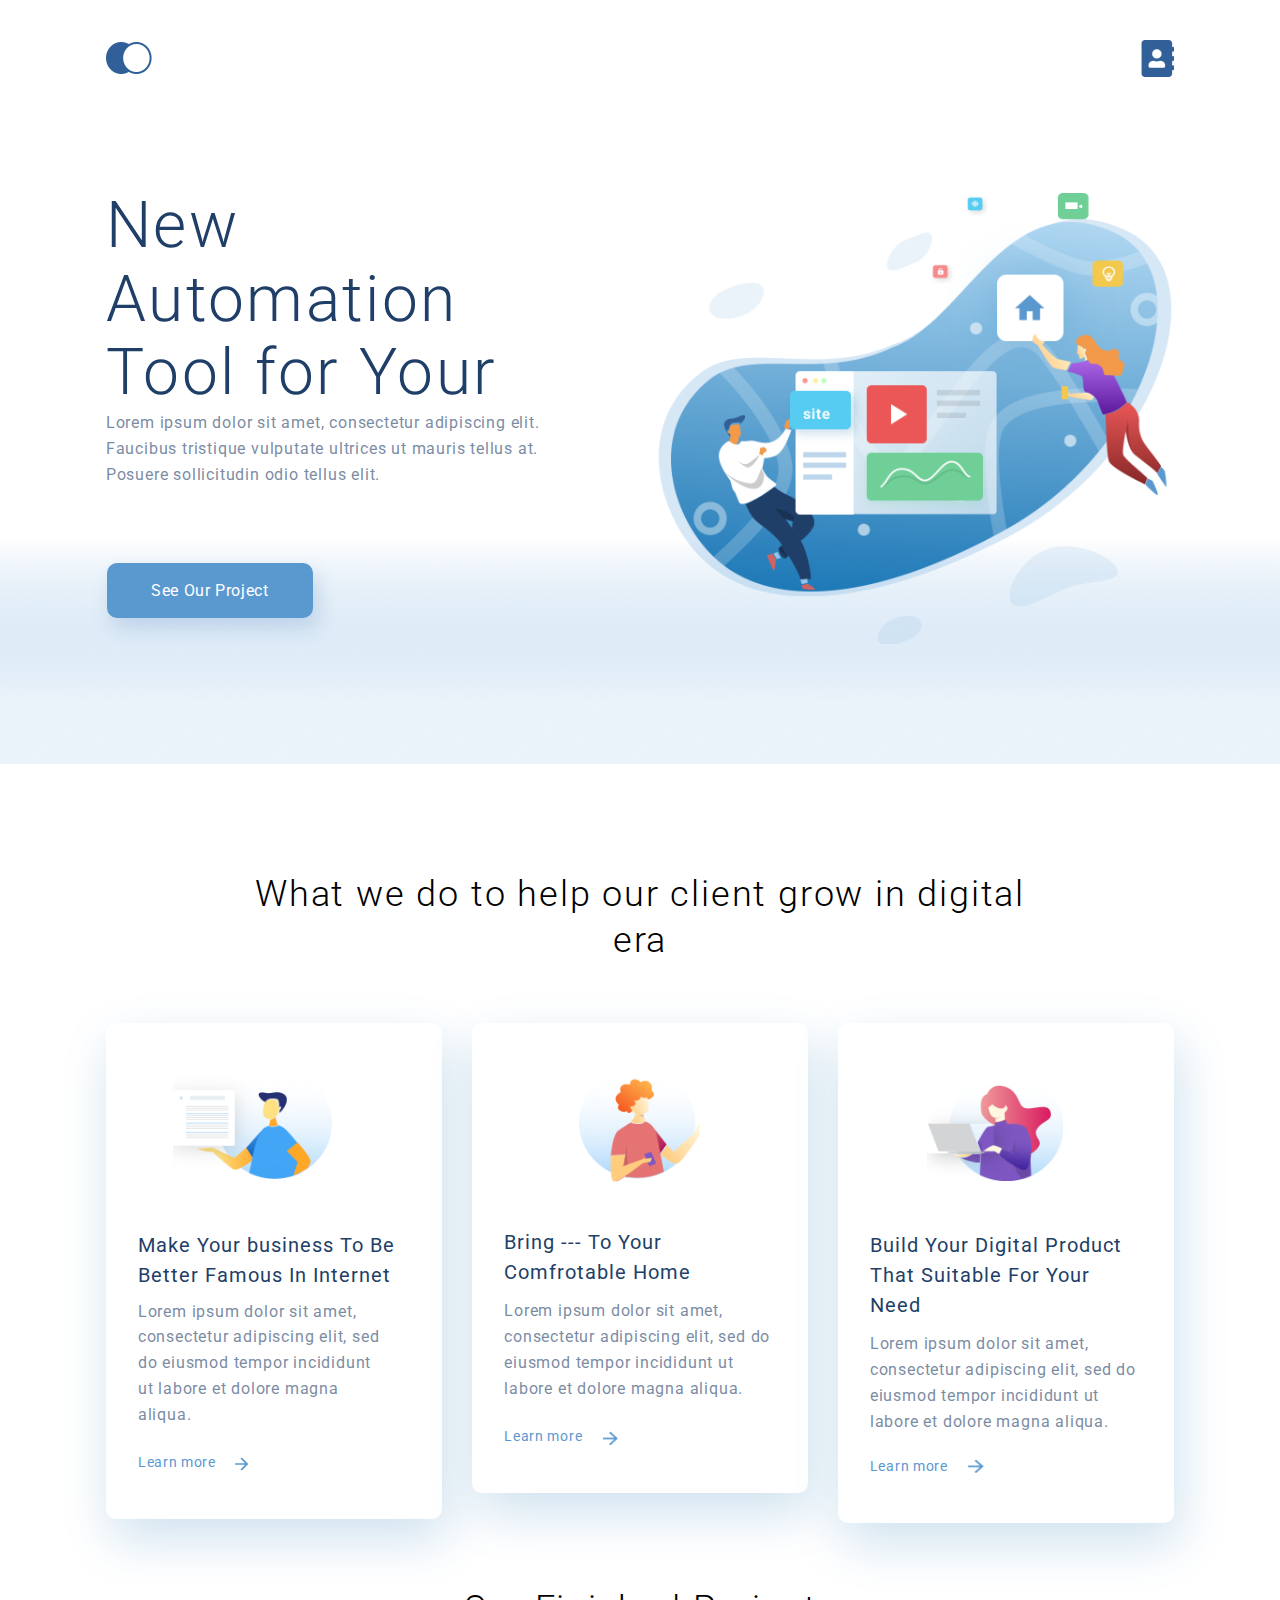
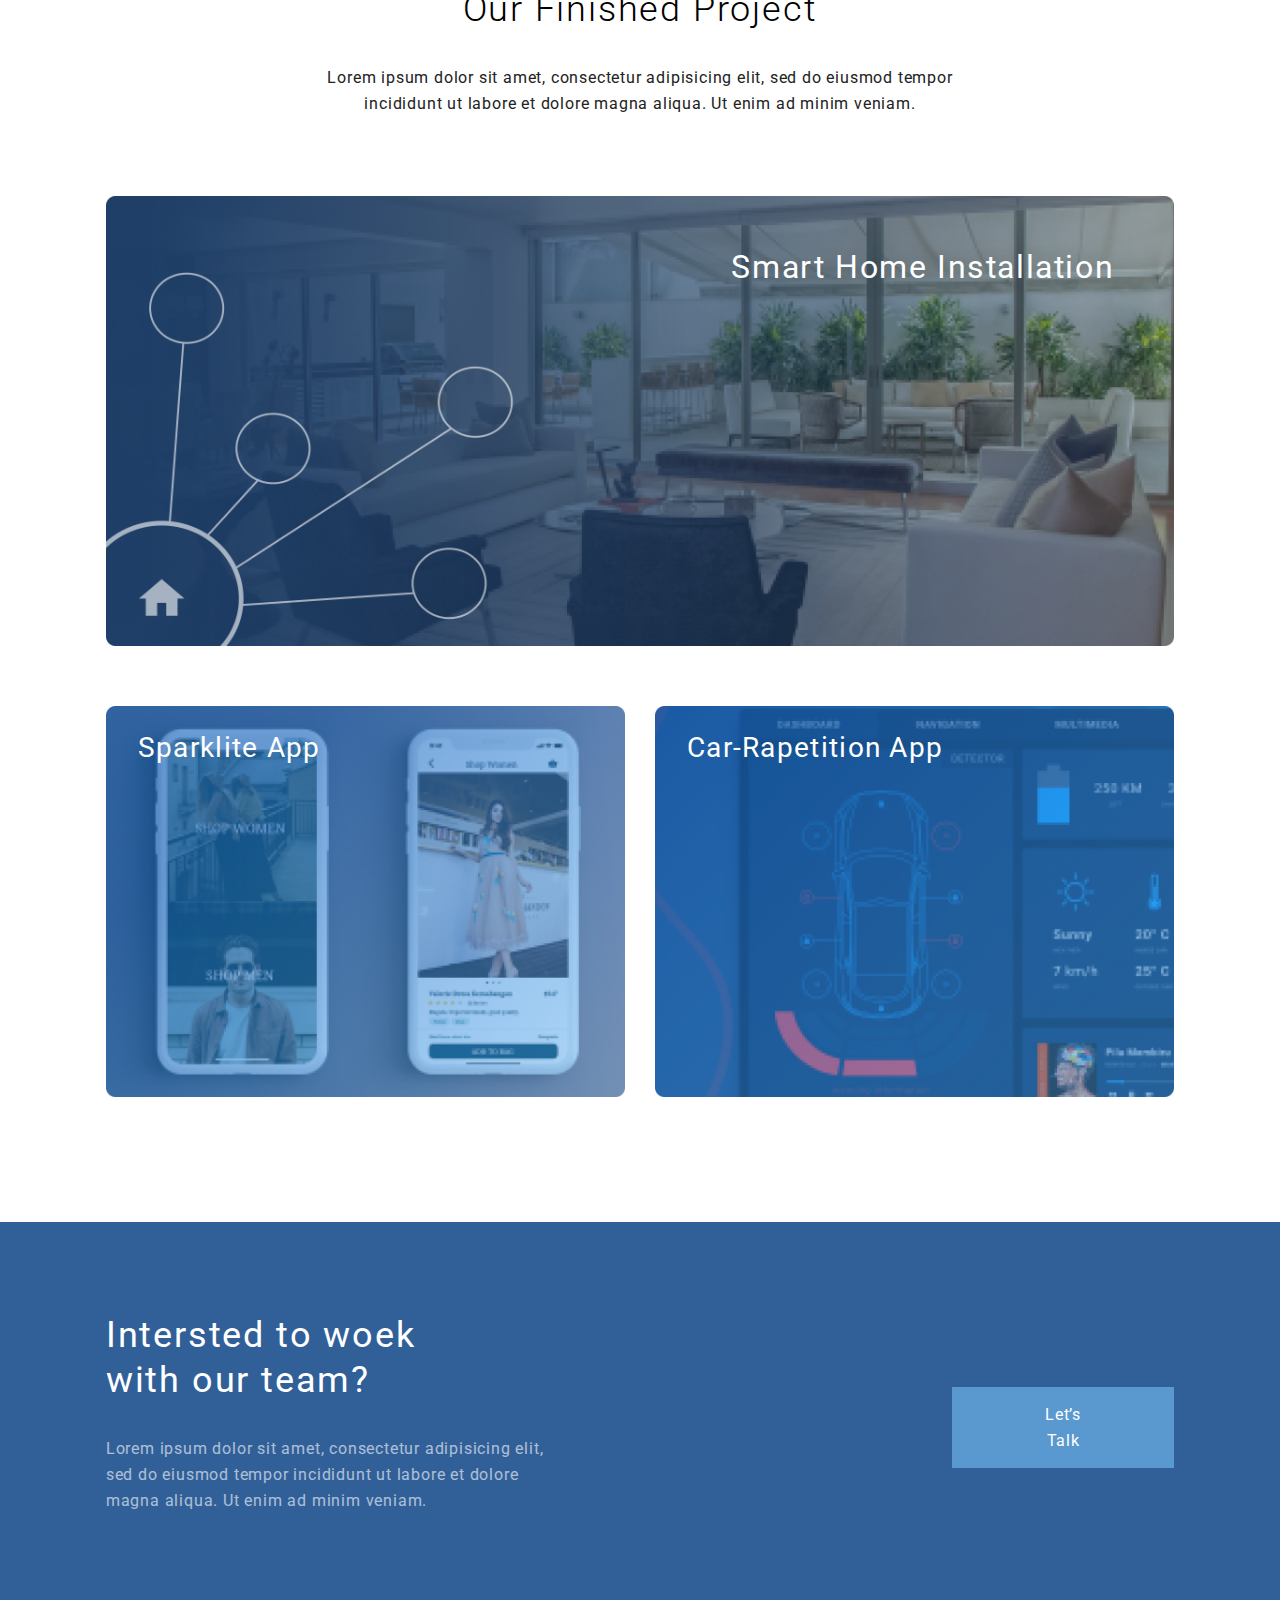
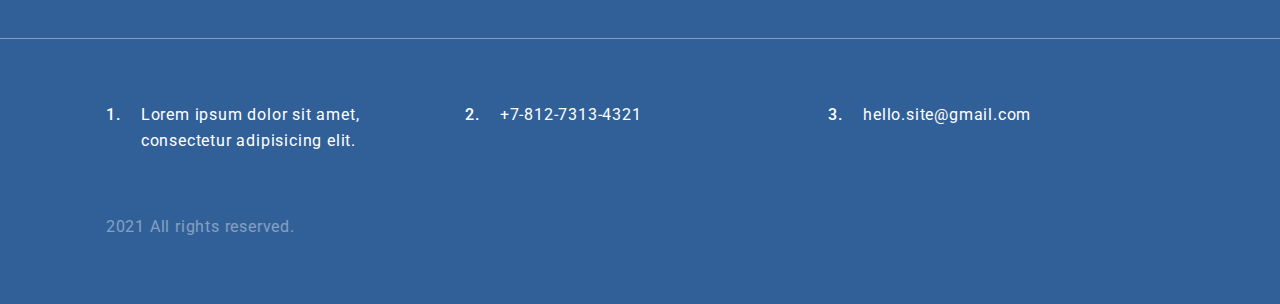
<file: Homepage.html>
<!DOCTYPE html>
<!-- saved from url=(0035)http://localhost:8080/Homepage.html -->
<html><!--  This source code is exported from pxCode, you can get more document from https://www.pxcode.io  --><head><meta http-equiv="Content-Type" content="text/html; charset=UTF-8">
    
    <meta name="viewport" content="width=device-width, initial-scale=1, shrink-to-fit=no">

    <link rel="stylesheet" type="text/css" href="./Homepage_files/font-awesome.min.css" integrity="sha384-wvfXpqpZZVQGK6TAh5PVlGOfQNHSoD2xbE+QkPxCAFlNEevoEH3Sl0sibVcOQVnN" crossorigin="anonymous">
    <link rel="stylesheet" type="text/css" href="./Homepage_files/aos.css">
    <link rel="stylesheet" type="text/css" href="./Homepage_files/common.css">
    <link rel="stylesheet" type="text/css" href="./Homepage_files/fonts.css">
    <link rel="stylesheet" type="text/css" href="./Homepage_files/Homepage.css">

    <script type="text/javascript" src="./Homepage_files/aos.js.download"></script>
    <script type="text/javascript" src="./Homepage_files/headroom.min.js.download"></script>
    <script src="./Homepage_files/v1.00.6.js.download"></script>
  </head>

  <body style="display: flex; flex-direction: column" data-aos-easing="ease" data-aos-duration="400" data-aos-delay="0">
    <main class="homepage homepage-main layout">
      <div class="homepage-main-item">
        <!-- ======= section1 ======= --> 
        <section class="homepage-section1__section1 layout">
          <div style="--src:url(assets/65d658619d9d1a755198c44de001be2f.jpg)" class="homepage-section1__block1 layout">
            <div class="homepage-section1__flex7 layout">
              <div class="homepage-section1__flex7-item">
                <div class="homepage-section1__flex14 layout">
                  <h1 class="homepage-section1__hero-title-box layout">
                    <pre class="homepage-section1__hero-title">New Automation
Tool for Your </pre>
                  </h1>
                  <px-posize x="1fr minmax(0px, max-content) 77fr" y="32fr minmax(0px, max-content) 0fr" lg-x="1fr minmax(0px, max-content) 77fr" lg-y="28fr minmax(0px, max-content) 0fr" md-x="1fr minmax(0px, max-content) 77fr" md-y="24fr minmax(0px, max-content) 0fr" sm-x="1fr minmax(0px, max-content) 77fr" sm-y="20fr minmax(0px, max-content) 0fr" xs-x="1fr minmax(0px, max-content) 77fr" xs-y="18fr minmax(0px, max-content) 0fr" xxs-x="1fr minmax(0px, max-content) 77fr" xxs-y="16fr minmax(0px, max-content) 0fr" tn-x="1fr minmax(0px, max-content) 77fr" tn-y="15fr minmax(0px, max-content) 0fr"><h5 class="homepage-section1__highlights">
                      Lorem ipsum dolor sit amet, consectetur adipiscing elit. Faucibus tristique vulputate ultrices ut
                      mauris tellus at. Posuere sollicitudin odio tellus elit.
                    </h5></px-posize>
                  <div class="homepage-section1__group layout">
                    <h5 class="homepage-section1__highlights1 layout">See Our Project</h5>
                  </div>
                </div>
              </div>
              <div class="homepage-section1__flex7-spacer"></div>
              <div class="homepage-section1__flex7-item1">
                <img src="./Homepage_files/assets/4f37515269e0fc82b4c90d3a5feb8e86.png" alt="" class="homepage-section1__block27 layout">
              </div>
            </div>
          </div>
          <px-posize x="113fr 46px 1207fr" y="34px 48px 686px" absolute="true" lg-x="113fr 46px 1207fr" lg-y="30px 48px 524px" md-x="113fr 46px 1207fr" md-y="25px 48px 349px" sm-x="113fr 46px 1207fr" sm-y="21px 48px 199px" xs-x="113fr 46px 1207fr" xs-y="19px 48px 124px" xxs-x="113fr 46px 1207fr" xxs-y="17px 48px 50px" tn-x="113fr 46px 1207fr" tn-y="15px 48px 5px"><div class="homepage-section1__icon11" style="--src:url(assets/275200e3fdf82c0b771f0851c467afb3.png)"></div></px-posize><px-posize area-style="{&quot;:before&quot;:{&quot;content&quot;:&quot;\&quot; \&quot;&quot;,&quot;display&quot;:&quot;inline-block&quot;,&quot;height&quot;:&quot;100%&quot;,&quot;verticalAlign&quot;:&quot;middle&quot;}}" x="1220fr 33px 113fr" y="39px minmax(0px, max-content) 691px" absolute="true" lg-x="1220fr 33px 113fr" lg-y="34px minmax(0px, max-content) 528px" md-x="1220fr 33px 113fr" md-y="28px minmax(0px, max-content) 352px" sm-x="1220fr 33px 113fr" sm-y="23px minmax(0px, max-content) 201px" xs-x="1220fr 33px 113fr" xs-y="21px minmax(0px, max-content) 125px" xxs-x="1220fr 33px 113fr" xxs-y="18px minmax(0px, max-content) 50px" tn-x="1220fr 33px 113fr" tn-y="17px minmax(0px, max-content) 5px"><img class="homepage-section1__block26" src="./Homepage_files/assets/c74a1e52e300f195caa2440e9d9d7707.png" alt="address-book-solid 1"></px-posize>
        </section>
        <!-- ======= End section1 ======= --> 

      </div>
      <!-- ======= section2 ======= --> 
      <section class="homepage-section2__section2 layout">
        <div class="homepage-section2__flex3 layout">
          <h1 class="homepage-section2__hero-title1 layout">What we do to help our client grow in digital era</h1>
          <div class="homepage-section2__flex9 layout">
            <div class="homepage-section2__flex9-item">
              <div class="homepage-section2__block15 layout">
                <div class="homepage-section2__flex layout">
                  <img src="./Homepage_files/assets/f3db6fbf4884ed864d4d02afdbd0f553.png" alt="" class="homepage-section2__block16 layout">
                  <h3 class="homepage-section2__subtitle-box layout">
                    <pre class="homepage-section2__subtitle">Make Your business To Be
Better Famous In Internet</pre>
                  </h3>
                  <h5 class="homepage-section2__highlights-box layout">
                    <pre class="homepage-section2__highlights">Lorem ipsum dolor sit amet, consectetur adipiscing elit, sed do eiusmod tempor incididunt ut labore et dolore magna aliqua. </pre>
                  </h5>
                  <div class="homepage-section2__flex5 layout">
                    <div class="homepage-section2__text-body layout">Learn more</div>
                    <div class="homepage-section2__flex5-spacer"></div>
                    <div class="homepage-section2__flex5-item">
                      <div style="--src:url(assets/acff4cc8b8f8f57f52a70eb06de4f6af.svg)" class="homepage-section2__image49 layout"></div>
                    </div>
                  </div>
                </div>
              </div>
            </div>
            <div class="homepage-section2__flex9-spacer"></div>
            <div class="homepage-section2__flex9-item1">
              <div class="homepage-section2__block13 layout">
                <div class="homepage-section2__flex1 layout">
                  <img src="./Homepage_files/assets/9f32951d49262030fe9f51354c8d437f.png" alt="" class="homepage-section2__block14 layout">
                  <h3 class="homepage-section2__subtitle1-box layout">
                    <pre class="homepage-section2__subtitle">Bring --- To Your 
Comfrotable Home</pre>
                  </h3>
                  <h5 class="homepage-section2__highlights1-box layout">
                    <pre class="homepage-section2__highlights">Lorem ipsum dolor sit amet, consectetur adipiscing elit, sed do eiusmod tempor incididunt ut labore et dolore magna aliqua. </pre>
                  </h5>
                  <div class="homepage-section2__flex4 layout">
                    <div class="homepage-section2__text-body layout">Learn more</div>
                    <div class="homepage-section2__flex4-spacer"></div>
                    <div class="homepage-section2__flex4-item">
                      <div style="--src:url(assets/cc9dc414f8de5e718d96c8fe25c31774.png)" class="homepage-section2__image39 layout"></div>
                    </div>
                  </div>
                </div>
              </div>
            </div>
            <div class="homepage-section2__flex9-spacer"></div>
            <div class="homepage-section2__flex9-item">
              <div class="homepage-section2__block17 layout">
                <div class="homepage-section2__flex2 layout">
                  <img src="./Homepage_files/assets/08ca630b728af68082ab8deac5ff0630.png" alt="" class="homepage-section2__block18 layout">
                  <h3 class="homepage-section2__subtitle1-box layout1">
                    <pre class="homepage-section2__subtitle">Build Your Digital Product
That Suitable For Your Need</pre>
                  </h3>
                  <h5 class="homepage-section2__highlights1-box layout">
                    <pre class="homepage-section2__highlights">Lorem ipsum dolor sit amet, consectetur adipiscing elit, sed do eiusmod tempor incididunt ut labore et dolore magna aliqua. </pre>
                  </h5>
                  <div class="homepage-section2__flex6 layout">
                    <div class="homepage-section2__text-body layout">Learn more</div>
                    <div class="homepage-section2__flex6-spacer"></div>
                    <div class="homepage-section2__flex6-item">
                      <div style="--src:url(assets/ac68a0b5249d13efb5d278dac8cc240f.png)" class="homepage-section2__image62 layout"></div>
                    </div>
                  </div>
                </div>
              </div>
            </div>
          </div>
          <h1 class="homepage-section2__hero-title1 layout1">Our Finished Project</h1>
          <h5 class="homepage-section2__highlights3 layout">
            Lorem ipsum dolor sit amet, consectetur adipisicing elit, sed do eiusmod tempor incididunt ut labore et
            dolore magna aliqua. Ut enim ad minim veniam.
          </h5>
          <div class="homepage-section2__group layout">
            <div style="--src:url(assets/d336ef250349f8a2a646bc1653eedf04.png)" class="homepage-section2__cover-block layout">
              <h1 class="homepage-section2__big-title1 layout">Smart Home Installation</h1>
            </div>
          </div>
          <div class="homepage-section2__flex10 layout">
            <div class="homepage-section2__flex10-item">
              <div style="--src:url(assets/82d85c884aaa72a5b23d9e2d0dbceeeb.png)" class="homepage-section2__group1 layout">
                <h1 class="homepage-section2__big-title layout">Sparklite App</h1>
              </div>
            </div>
            <div class="homepage-section2__flex10-spacer"></div>
            <div class="homepage-section2__flex10-item">
              <div style="--src:url(assets/66b65f28b1cb00ef95e1a918104dfa36.png)" class="homepage-section2__group2 layout">
                <h1 class="homepage-section2__big-title layout">Car-Rapetition App</h1>
              </div>
            </div>
          </div>
        </div>
      </section>
      <comment content="======= End section2 =======" break="true"></comment><!-- ======= section3 ======= --> 
      <section class="homepage-section3__section3 layout">
        <div class="homepage-section3__block24 layout">
          <div class="homepage-section3__flex11 layout">
            <div class="homepage-section3__flex12 layout">
              <div class="homepage-section3__flex12-item">
                <div class="homepage-section3__flex13 layout">
                  <h1 class="homepage-section3__hero-title2-box layout">
                    <pre class="homepage-section3__hero-title2">Intersted to woek
with our team?</pre>
                  </h1>
                  <h5 class="homepage-section3__highlights1 layout">
                    Lorem ipsum dolor sit amet, consectetur adipisicing elit, sed do eiusmod tempor incididunt ut labore
                    et dolore magna aliqua. Ut enim ad minim veniam.
                  </h5>
                </div>
              </div>
              <div class="homepage-section3__flex12-spacer"></div>
              <div class="homepage-section3__flex12-item1">
                <div class="homepage-section3__block25 layout">
                  <h5 class="homepage-section3__highlights11 layout">Let’s Talk</h5>
                </div>
              </div>
            </div>
            <hr class="homepage-section3__line4 layout">
            <div class="homepage-section3__flex14 layout">
              <div class="homepage-section3__flex14-item">
                <h5 class="homepage-section3__highlights2 layout">1.</h5>
              </div>
              <div class="homepage-section3__flex14-spacer"></div>
              <div class="homepage-section3__flex14-item1">
                <h5 class="homepage-section3__highlights12 layout">
                  Lorem ipsum dolor sit amet, consectetur adipisicing elit.
                </h5>
              </div>
              <div class="homepage-section3__flex14-spacer1"></div>
              <div class="homepage-section3__flex14-item">
                <h5 class="homepage-section3__highlights2 layout">2.</h5>
              </div>
              <div class="homepage-section3__flex14-spacer2"></div>
              <div class="homepage-section3__flex14-item">
                <h5 class="homepage-section3__highlights13 layout">+7-812-7313-4321</h5>
              </div>
              <div class="homepage-section3__flex14-spacer3"></div>
              <div class="homepage-section3__flex14-item">
                <h5 class="homepage-section3__highlights2 layout">3.</h5>
              </div>
              <div class="homepage-section3__flex14-spacer"></div>
              <div class="homepage-section3__flex14-item">
                <h5 class="homepage-section3__highlights14 layout">hello.site@gmail.com</h5>
              </div>
            </div>
            <h5 class="homepage-section3__highlights15 layout">2021 All rights reserved.</h5>
          </div>
        </div>
      </section>
      <!-- ======= End section3 ======= --> 

    </main>
    <script type="text/javascript">
      AOS.init();
    </script>
  

</body></html>
</file>
<file: Homepage_files/common.css>
@import url('https://fonts.googleapis.com/css2?family=Roboto:ital,wght@0,100;0,300;0,400;0,500;0,700;0,900;1,100;1,300;1,400;1,500;1,700;1,900&display=swap');

*,
*::before,
*::after {
    box-sizing: border-box;
}

h1, h2, h3, h4, h5, h6, hr, p, figure {
    display: block;
    font-size: 1em;
    font-weight: normal;
    margin: 0;
    border-width: 0;
    opacity: 1;
}

ul, ul {
    display: block;
    margin: 0;
    padding: 0;
}

li {
    display: block;
}

body {
    margin: 0;
    font-family: -apple-system, BlinkMacSystemFont, "Segoe UI", "Roboto", "Oxygen",
    "Ubuntu", "Cantarell", "Fira Sans", "Droid Sans", "Helvetica Neue",
    sans-serif;
    -webkit-font-smoothing: antialiased;
    -moz-osx-font-smoothing: grayscale;
}

code {
    font-family: source-code-pro, Menlo, Monaco, Consolas, "Courier New",
    monospace;
}

@media (max-width: 99999px) {
    .max\:show {
        display: flex;
        flex-direction: column;
    }

    .xxxl\:show {
        display: none;
    }

    .xxl\:show {
        display: none;
    }

    .xl\:show {
        display: none;
    }

    .lg\:show {
        display: none;
    }

    .md\:show {
        display: none;
    }

    .sm\:show {
        display: none;
    }

    .xs\:show {
        display: none;
    }

    .max\:hide {
        display: none;
    }
}

@media (max-width: 2999px) {
    .xxxl\:show {
        display: flex;
    }

    .xxxl\:hide {
        display: none;
    }
}

@media (max-width: 1919px) {
    .xxl\:show {
        display: flex;
    }

    .xxl\:hide {
        display: none;
    }
}

@media (max-width: 1399px) {
    .xl\:show {
        display: flex;
    }

    .xl\:hide {
        display: none;
    }
}

@media (max-width: 1199px) {
    .lg\:show {
        display: flex;
    }

    .lg\:hide {
        display: none;
    }
}

@media (max-width: 991px) {
    .md\:show {
        display: flex;
    }

    .md\:hide {
        display: none;
    }
}

@media (max-width: 767px) {
    .sm\:show {
        display: flex;
    }

    .sm\:hide {
        display: none;
    }
}

@media (max-width: 575px) {
    .xs\:show {
        display: flex;
    }

    .xs\:hide {
        display: none;
    }
}

.headroom {
    position: fixed;
    top: 0;
    left: 0;
    right: 0;
    z-index: 10000;

    will-change: transform;
    transition: transform 200ms linear;
}

.headroom--pinned {
    transform: translateY(0%);
}

.headroom--unpinned {
    transform: translateY(-100%);
}
</file>
<file: Homepage_files/fonts.css>
/* fonts.css */
@import url("https://fonts.googleapis.com/css2?family=Roboto:ital,wght@0,100;0,200;0,300;0,400;0,500;0,600;0,700;0,800;0,900;1,100;1,200;1,300;1,400;1,500;1,600;1,700;1,800;1,900&display=swap");
@font-face {
  font-family: "FontAwesome";
  font-weight: normal;
  font-style: normal;
  src: url("https://maxcdn.bootstrapcdn.com/font-awesome/4.3.0/fonts/fontawesome-webfont.eot?v=4.3.0");
  src: url("https://maxcdn.bootstrapcdn.com/font-awesome/4.3.0/fonts/fontawesome-webfont.eot?#iefix&v=4.3.0")
      format("embedded-opentype"),
    url("https://maxcdn.bootstrapcdn.com/font-awesome/4.3.0/fonts/fontawesome-webfont.woff2?v=4.3.0")
      format("woff2"),
    url("https://maxcdn.bootstrapcdn.com/font-awesome/4.3.0/fonts/fontawesome-webfont.woff?v=4.3.0")
      format("woff"),
    url("https://maxcdn.bootstrapcdn.com/font-awesome/4.3.0/fonts/fontawesome-webfont.ttf?v=4.3.0")
      format("truetype"),
    url("https://maxcdn.bootstrapcdn.com/font-awesome/4.3.0/fonts/fontawesome-webfont.svg?v=4.3.0#fontawesomeregular")
      format("svg");
}
</file>
<file: Homepage_files/Homepage.css>
/* This source code is exported from pxCode, you can get more document from https://www.pxcode.io */
.homepage-main {
  display: flex;
  flex-direction: column;
  background-color: white;
}
.homepage-main.layout {
  position: relative;
  overflow: hidden;
  min-height: 3373px;
}
.homepage-main-item {
  display: flex;
  flex-direction: column;
  position: relative;
}
.homepage-section1__section1 {
  display: flex;
  flex-direction: column;
}
.homepage-section1__section1.layout {
  position: relative;
  height: -webkit-min-content;
  height: -moz-min-content;
  height: min-content;
}
.homepage-section1__block1 {
  display: flex;
  flex-direction: column;
  background: var(--src) center center/contain no-repeat;
}
.homepage-section1__block1.layout {
  position: relative;
  height: -webkit-min-content;
  height: -moz-min-content;
  height: min-content;
}
.homepage-section1__flex7 {
  display: flex;
}
@media (max-width: 1199px) {
  .homepage-section1__flex7 {
    flex-wrap: wrap;
    row-gap: 16px;
  }
}
.homepage-section1__flex7.layout {
  position: relative;
  height: -webkit-min-content;
  height: -moz-min-content;
  height: min-content;
  width: 83.46%;
  margin: 94px auto;
}
@media (max-width: 1199px) {
  .homepage-section1__flex7.layout {
    width: 87.06%;
    margin: 78px auto;
  }
}
@media (max-width: 991px) {
  .homepage-section1__flex7.layout {
    width: 89.97%;
    margin: 61px auto;
  }
}
@media (max-width: 767px) {
  .homepage-section1__flex7.layout {
    width: 92.28%;
    margin: 47px auto;
  }
}
@media (max-width: 575px) {
  .homepage-section1__flex7.layout {
    width: 94.1%;
    margin: 39px auto;
  }
}
@media (max-width: 479px) {
  .homepage-section1__flex7.layout {
    width: 95.51%;
    margin: 32px auto;
  }
}
@media (max-width: 383px) {
  .homepage-section1__flex7.layout {
    width: 96.59%;
    margin: 27px auto;
  }
}
.homepage-section1__flex7-item {
  display: flex;
  flex-direction: column;
  position: relative;
  flex: 1 1 503px;
}
@media (max-width: 1199px) {
  .homepage-section1__flex7-item {
    flex: 0 0 100%;
  }
}
.homepage-section1__flex14 {
  display: flex;
  flex-direction: column;
}
.homepage-section1__flex14.layout {
  position: relative;
  height: -webkit-min-content;
  height: -moz-min-content;
  height: min-content;
  margin: 95px 0px 96px;
}
@media (max-width: 1199px) {
  .homepage-section1__flex14.layout {
    margin: 79px 0px 80px;
  }
}
@media (max-width: 991px) {
  .homepage-section1__flex14.layout {
    margin: 62px 0px;
  }
}
@media (max-width: 767px) {
  .homepage-section1__flex14.layout {
    margin: 47px 0px;
  }
}
@media (max-width: 575px) {
  .homepage-section1__flex14.layout {
    margin: 39px 0px 40px;
  }
}
@media (max-width: 479px) {
  .homepage-section1__flex14.layout {
    margin: 32px 0px;
  }
}
@media (max-width: 383px) {
  .homepage-section1__flex14.layout {
    margin: 27px 0px;
  }
}
@media (max-width: 1199px) {
  .homepage-section1__hero-title-box {
    align-items: flex-start;
    justify-content: flex-start;
  }
}
@media (max-width: 991px) {
  .homepage-section1__hero-title-box {
    align-items: flex-start;
    justify-content: flex-start;
  }
}
@media (max-width: 767px) {
  .homepage-section1__hero-title-box {
    align-items: flex-start;
    justify-content: flex-start;
  }
}
@media (max-width: 575px) {
  .homepage-section1__hero-title-box {
    align-items: flex-start;
    justify-content: flex-start;
  }
}
@media (max-width: 479px) {
  .homepage-section1__hero-title-box {
    align-items: flex-start;
    justify-content: flex-start;
  }
}
@media (max-width: 383px) {
  .homepage-section1__hero-title-box {
    align-items: flex-start;
    justify-content: flex-start;
  }
}
.homepage-section1__hero-title-box.layout {
  position: relative;
  height: -webkit-min-content;
  height: -moz-min-content;
  height: min-content;
}
.homepage-section1__hero-title {
  overflow: visible;
  margin-top: 0px;
  margin-bottom: 0px;
  margin: 0px;
  font: 300 64px/1.15 "Roboto", Helvetica, Arial, serif;
  color: #1f3f68;
  letter-spacing: 2.36px;
  white-space: pre-wrap;
}
@media (max-width: 1199px) {
  .homepage-section1__hero-title {
    font-size: 56px;
    text-align: left;
  }
}
@media (max-width: 991px) {
  .homepage-section1__hero-title {
    font-size: 48px;
  }
}
@media (max-width: 767px) {
  .homepage-section1__hero-title {
    font-size: 41px;
  }
}
@media (max-width: 575px) {
  .homepage-section1__hero-title {
    font-size: 37px;
  }
}
@media (max-width: 479px) {
  .homepage-section1__hero-title {
    font-size: 34px;
  }
}
@media (max-width: 383px) {
  .homepage-section1__hero-title {
    font-size: 31px;
  }
}
.homepage-section1__highlights {
  font: 16px/1.62 "Roboto", Helvetica, Arial, serif;
  color: #1f3f68;
  letter-spacing: 0.8px;
  width: 100%;
  height: 100%;
  opacity: 0.6;
}
@media (max-width: 1199px) {
  .homepage-section1__highlights {
    font-size: 15px;
    text-align: left;
  }
}
@media (max-width: 991px) {
  .homepage-section1__highlights {
    font-size: 14px;
  }
}
@media (max-width: 767px) {
  .homepage-section1__highlights {
    font-size: 13px;
  }
}
@media (max-width: 479px) {
  .homepage-section1__highlights {
    font-size: 12px;
  }
}
.homepage-section1__group {
  display: flex;
  flex-direction: column;
  background-color: #5a98d0;
  box-shadow: 5px 10px 20px 0px rgba(53, 110, 173, 0.2);
  border-radius: 10px 10px 10px 10px;
}
.homepage-section1__group.layout {
  position: relative;
  height: -webkit-min-content;
  height: -moz-min-content;
  height: min-content;
  width: 43.74%;
  margin: 75px 56.06% 0px 0.2%;
}
@media (max-width: 1199px) {
  .homepage-section1__group.layout {
    margin: 64px 56.06% 0px 0.2%;
  }
}
@media (max-width: 991px) {
  .homepage-section1__group.layout {
    margin: 52px 56.06% 0px 0.2%;
  }
}
@media (max-width: 767px) {
  .homepage-section1__group.layout {
    margin: 42px 56.06% 0px 0.2%;
  }
}
@media (max-width: 575px) {
  .homepage-section1__group.layout {
    margin: 36px 56.06% 0px 0.2%;
  }
}
@media (max-width: 479px) {
  .homepage-section1__group.layout {
    margin: 31px 56.06% 0px 0.2%;
  }
}
@media (max-width: 383px) {
  .homepage-section1__group.layout {
    margin: 28px 56.06% 0px 0.2%;
  }
}
.homepage-section1__highlights1 {
  display: flex;
  justify-content: center;
  font: 16px/1.62 "Roboto", Helvetica, Arial, serif;
  color: white;
  text-align: center;
  letter-spacing: 0.64px;
}
@media (max-width: 1199px) {
  .homepage-section1__highlights1 {
    font-size: 15px;
    text-align: center;
  }
}
@media (max-width: 991px) {
  .homepage-section1__highlights1 {
    font-size: 14px;
  }
}
@media (max-width: 767px) {
  .homepage-section1__highlights1 {
    font-size: 13px;
  }
}
@media (max-width: 479px) {
  .homepage-section1__highlights1 {
    font-size: 12px;
  }
}
.homepage-section1__highlights1.layout {
  position: relative;
  height: -webkit-min-content;
  height: -moz-min-content;
  height: min-content;
  margin: 15px 0px;
}
@media (max-width: 1199px) {
  .homepage-section1__highlights1.layout {
    margin: 13px 0px;
  }
}
@media (max-width: 991px) {
  .homepage-section1__highlights1.layout {
    margin: 11px 0px;
  }
}
@media (max-width: 767px) {
  .homepage-section1__highlights1.layout {
    margin: 9px 0px;
  }
}
@media (max-width: 479px) {
  .homepage-section1__highlights1.layout {
    margin: 8px 0px;
  }
}
@media (max-width: 383px) {
  .homepage-section1__highlights1.layout {
    margin: 7px 0px;
  }
}
.homepage-section1__flex7-spacer {
  flex: 0 1 83px;
}
@media (max-width: 1199px) {
  .homepage-section1__flex7-spacer {
    display: none;
  }
}
.homepage-section1__flex7-item1 {
  display: flex;
  flex-direction: column;
  position: relative;
  flex: 1 1 554px;
}
@media (max-width: 1199px) {
  .homepage-section1__flex7-item1 {
    flex: 0 0 100%;
  }
}
.homepage-section1__block27 {
  width: 100%;
  height: auto;
  vertical-align: top;
  -o-object-fit: contain;
  object-fit: contain;
  -o-object-position: center top;
  object-position: center top;
}
.homepage-section1__block27.layout {
  position: relative;
  margin: 99px 0px 0px;
}
@media (max-width: 1199px) {
  .homepage-section1__block27.layout {
    margin: 82px 0px 0px;
  }
}
@media (max-width: 991px) {
  .homepage-section1__block27.layout {
    margin: 64px 0px 0px;
  }
}
@media (max-width: 767px) {
  .homepage-section1__block27.layout {
    margin: 48px 0px 0px;
  }
}
@media (max-width: 575px) {
  .homepage-section1__block27.layout {
    margin: 40px 0px 0px;
  }
}
@media (max-width: 479px) {
  .homepage-section1__block27.layout {
    margin: 32px 0px 0px;
  }
}
@media (max-width: 383px) {
  .homepage-section1__block27.layout {
    margin: 27px 0px 0px;
  }
}
.homepage-section1__icon11 {
  background: var(--src) center center/contain no-repeat;
  width: 100%;
  height: 100%;
}
.homepage-section1__block26 {
  width: 100%;
  height: auto;
  vertical-align: top;
  -o-object-fit: contain;
  object-fit: contain;
  -o-object-position: center top;
  object-position: center top;
}
.homepage-section2__section2 {
  display: flex;
  flex-direction: column;
}
.homepage-section2__section2.layout {
  position: relative;
  height: -webkit-min-content;
  height: -moz-min-content;
  height: min-content;
}
.homepage-section2__flex3 {
  display: flex;
  flex-direction: column;
}
.homepage-section2__flex3.layout {
  position: relative;
  height: -webkit-min-content;
  height: -moz-min-content;
  height: min-content;
  width: 83.46%;
  margin: 64px auto;
}
@media (max-width: 1199px) {
  .homepage-section2__flex3.layout {
    width: 87.06%;
    margin: 55px auto;
  }
}
@media (max-width: 991px) {
  .homepage-section2__flex3.layout {
    width: 89.97%;
    margin: 45px auto;
  }
}
@media (max-width: 767px) {
  .homepage-section2__flex3.layout {
    width: 92.28%;
    margin: 37px auto;
  }
}
@media (max-width: 575px) {
  .homepage-section2__flex3.layout {
    width: 94.1%;
    margin: 32px auto;
  }
}
@media (max-width: 479px) {
  .homepage-section2__flex3.layout {
    width: 95.51%;
    margin: 28px auto;
  }
}
@media (max-width: 383px) {
  .homepage-section2__flex3.layout {
    width: 96.59%;
    margin: 25px auto;
  }
}
.homepage-section2__hero-title1 {
  display: flex;
  justify-content: center;
  font: 300 36px/1.27 "Roboto", Helvetica, Arial, serif;
  color: black;
  text-align: center;
  letter-spacing: 1.8px;
}
@media (max-width: 1199px) {
  .homepage-section2__hero-title1 {
    font-size: 32px;
    text-align: center;
  }
}
@media (max-width: 991px) {
  .homepage-section2__hero-title1 {
    font-size: 29px;
  }
}
@media (max-width: 767px) {
  .homepage-section2__hero-title1 {
    font-size: 25px;
  }
}
@media (max-width: 575px) {
  .homepage-section2__hero-title1 {
    font-size: 24px;
  }
}
@media (max-width: 479px) {
  .homepage-section2__hero-title1 {
    font-size: 22px;
  }
}
@media (max-width: 383px) {
  .homepage-section2__hero-title1 {
    font-size: 21px;
  }
}
.homepage-section2__hero-title1.layout {
  position: relative;
  height: -webkit-min-content;
  height: -moz-min-content;
  height: min-content;
  width: 73.68%;
  margin: 0px auto;
}
.homepage-section2__flex9 {
  display: flex;
}
@media (max-width: 1199px) {
  .homepage-section2__flex9 {
    flex-wrap: wrap;
    row-gap: 16px;
  }
}
.homepage-section2__flex9.layout {
  position: relative;
  height: -webkit-min-content;
  height: -moz-min-content;
  height: min-content;
  margin: 59px 0px 0px;
}
@media (max-width: 1199px) {
  .homepage-section2__flex9.layout {
    margin: 50px 0px 0px;
  }
}
@media (max-width: 991px) {
  .homepage-section2__flex9.layout {
    margin: 41px 0px 0px;
  }
}
@media (max-width: 767px) {
  .homepage-section2__flex9.layout {
    margin: 33px 0px 0px;
  }
}
@media (max-width: 575px) {
  .homepage-section2__flex9.layout {
    margin: 29px 0px 0px;
  }
}
@media (max-width: 479px) {
  .homepage-section2__flex9.layout {
    margin: 26px 0px 0px;
  }
}
@media (max-width: 383px) {
  .homepage-section2__flex9.layout {
    margin: 23px 0px 0px;
  }
}
.homepage-section2__flex9-item {
  display: flex;
  flex-direction: column;
  position: relative;
  flex: 1 1 359px;
}
@media (max-width: 1199px) {
  .homepage-section2__flex9-item {
    flex: 0 0 100%;
  }
}
.homepage-section2__block15 {
  display: flex;
  flex-direction: column;
  background-color: white;
  box-shadow: 5px 20px 50px 0px rgba(16, 112, 177, 0.2);
  border-radius: 10px 10px 10px 10px;
}
.homepage-section2__block15.layout {
  position: relative;
  height: -webkit-min-content;
  height: -moz-min-content;
  height: min-content;
}
.homepage-section2__flex {
  display: flex;
  flex-direction: column;
}
.homepage-section2__flex.layout {
  position: relative;
  height: -webkit-min-content;
  height: -moz-min-content;
  height: min-content;
  margin: 41px 32px;
}
@media (max-width: 1199px) {
  .homepage-section2__flex.layout {
    margin: 35px 28px;
  }
}
@media (max-width: 991px) {
  .homepage-section2__flex.layout {
    margin: 29px 24px;
  }
}
@media (max-width: 767px) {
  .homepage-section2__flex.layout {
    margin: 24px 20px;
  }
}
@media (max-width: 575px) {
  .homepage-section2__flex.layout {
    margin: 21px 18px;
  }
}
@media (max-width: 479px) {
  .homepage-section2__flex.layout {
    margin: 19px 16px;
  }
}
@media (max-width: 383px) {
  .homepage-section2__flex.layout {
    margin: 17px 15px;
  }
}
.homepage-section2__block16 {
  width: 100%;
  height: auto;
  vertical-align: top;
  -o-object-fit: contain;
  object-fit: contain;
  -o-object-position: center top;
  object-position: center top;
}
.homepage-section2__block16.layout {
  position: relative;
  width: 58.31%;
  margin: 3px 28.81% 0px 12.88%;
}
@media (max-width: 1199px) {
  .homepage-section2__block16.layout {
    margin: 5px 28.81% 0px 12.88%;
  }
}
@media (max-width: 1199px) {
  .homepage-section2__subtitle-box {
    align-items: flex-start;
    justify-content: flex-start;
  }
}
@media (max-width: 991px) {
  .homepage-section2__subtitle-box {
    align-items: flex-start;
    justify-content: flex-start;
  }
}
@media (max-width: 767px) {
  .homepage-section2__subtitle-box {
    align-items: flex-start;
    justify-content: flex-start;
  }
}
@media (max-width: 479px) {
  .homepage-section2__subtitle-box {
    align-items: flex-start;
    justify-content: flex-start;
  }
}
.homepage-section2__subtitle-box.layout {
  position: relative;
  height: -webkit-min-content;
  height: -moz-min-content;
  height: min-content;
  margin: 51px 12px 0px 0px;
}
@media (max-width: 1199px) {
  .homepage-section2__subtitle-box.layout {
    margin: 43px 11px 0px 0px;
  }
}
@media (max-width: 991px) {
  .homepage-section2__subtitle-box.layout {
    margin: 35px 9px 0px 0px;
  }
}
@media (max-width: 767px) {
  .homepage-section2__subtitle-box.layout {
    margin: 28px 8px 0px 0px;
  }
}
@media (max-width: 575px) {
  .homepage-section2__subtitle-box.layout {
    margin: 25px 7px 0px 0px;
  }
}
@media (max-width: 479px) {
  .homepage-section2__subtitle-box.layout {
    margin: 21px 6px 0px 0px;
  }
}
@media (max-width: 383px) {
  .homepage-section2__subtitle-box.layout {
    margin: 19px 6px 0px 0px;
  }
}
.homepage-section2__subtitle {
  overflow: visible;
  margin-top: 0px;
  margin-bottom: 0px;
  margin: 0px;
  font: 20px/1.5 "Roboto", Helvetica, Arial, serif;
  color: #1f3f68;
  letter-spacing: 1px;
  white-space: pre-wrap;
}
@media (max-width: 1199px) {
  .homepage-section2__subtitle {
    font-size: 19px;
    text-align: left;
  }
}
@media (max-width: 991px) {
  .homepage-section2__subtitle {
    font-size: 18px;
  }
}
@media (max-width: 767px) {
  .homepage-section2__subtitle {
    font-size: 17px;
  }
}
@media (max-width: 479px) {
  .homepage-section2__subtitle {
    font-size: 16px;
  }
}
.homepage-section2__highlights-box {
  opacity: 0.6;
}
@media (max-width: 1199px) {
  .homepage-section2__highlights-box {
    align-items: flex-start;
    justify-content: flex-start;
  }
}
@media (max-width: 991px) {
  .homepage-section2__highlights-box {
    align-items: flex-start;
    justify-content: flex-start;
  }
}
@media (max-width: 767px) {
  .homepage-section2__highlights-box {
    align-items: flex-start;
    justify-content: flex-start;
  }
}
@media (max-width: 479px) {
  .homepage-section2__highlights-box {
    align-items: flex-start;
    justify-content: flex-start;
  }
}
.homepage-section2__highlights-box.layout {
  position: relative;
  height: -webkit-min-content;
  height: -moz-min-content;
  height: min-content;
  margin: 9px 27px 0px 0px;
}
@media (max-width: 1199px) {
  .homepage-section2__highlights-box.layout {
    margin: 8px 24px 0px 0px;
  }
}
@media (max-width: 991px) {
  .homepage-section2__highlights-box.layout {
    margin: 7px 20px 0px 0px;
  }
}
@media (max-width: 767px) {
  .homepage-section2__highlights-box.layout {
    margin: 6px 17px 0px 0px;
  }
}
@media (max-width: 575px) {
  .homepage-section2__highlights-box.layout {
    margin: 5px 15px 0px 0px;
  }
}
@media (max-width: 479px) {
  .homepage-section2__highlights-box.layout {
    margin: 5px 14px 0px 0px;
  }
}
@media (max-width: 383px) {
  .homepage-section2__highlights-box.layout {
    margin: 5px 13px 0px 0px;
  }
}
.homepage-section2__highlights {
  overflow: visible;
  margin-top: 0px;
  margin-bottom: 0px;
  margin: 0px;
  font: 16px/1.62 "Roboto", Helvetica, Arial, serif;
  color: #1f3f68;
  letter-spacing: 0.8px;
  white-space: pre-wrap;
}
@media (max-width: 1199px) {
  .homepage-section2__highlights {
    font-size: 15px;
    text-align: left;
  }
}
@media (max-width: 991px) {
  .homepage-section2__highlights {
    font-size: 14px;
  }
}
@media (max-width: 767px) {
  .homepage-section2__highlights {
    font-size: 13px;
  }
}
@media (max-width: 479px) {
  .homepage-section2__highlights {
    font-size: 12px;
  }
}
.homepage-section2__flex5 {
  display: flex;
}
.homepage-section2__flex5.layout {
  position: relative;
  height: -webkit-min-content;
  height: -moz-min-content;
  height: min-content;
  margin: 20px 0px 0px;
}
@media (max-width: 1199px) {
  .homepage-section2__flex5.layout {
    margin: 18px 0px 0px;
  }
}
@media (max-width: 991px) {
  .homepage-section2__flex5.layout {
    margin: 15px 0px 0px;
  }
}
@media (max-width: 767px) {
  .homepage-section2__flex5.layout {
    margin: 13px 0px 0px;
  }
}
@media (max-width: 575px) {
  .homepage-section2__flex5.layout {
    margin: 11px 0px 0px;
  }
}
@media (max-width: 479px) {
  .homepage-section2__flex5.layout {
    margin: 10px 0px 0px;
  }
}
.homepage-section2__text-body {
  font: 14px/2.14 "Roboto", Helvetica, Arial, serif;
  color: #5a98d0;
  letter-spacing: 0.7px;
}
@media (max-width: 991px) {
  .homepage-section2__text-body {
    font-size: 13px;
    text-align: left;
  }
}
@media (max-width: 575px) {
  .homepage-section2__text-body {
    font-size: 12px;
  }
}
.homepage-section2__text-body.layout {
  position: relative;
  flex: 0 0 auto;
  height: -webkit-min-content;
  height: -moz-min-content;
  height: min-content;
}
.homepage-section2__flex5-spacer {
  flex: 0 1 19px;
}
.homepage-section2__flex5-item {
  display: flex;
  flex-direction: column;
  position: relative;
  flex: 0 1 15px;
}
.homepage-section2__image49 {
  background: var(--src) center center/contain no-repeat;
}
.homepage-section2__image49.layout {
  position: relative;
  height: 14px;
  width: 15px;
  min-width: 15px;
  margin: 9px 0px 7px;
}
@media (max-width: 1199px) {
  .homepage-section2__image49.layout {
    margin: 8px 0px 6px;
  }
}
@media (max-width: 991px) {
  .homepage-section2__image49.layout {
    margin: 7px 0px 5px;
  }
}
@media (max-width: 767px) {
  .homepage-section2__image49.layout {
    margin: 6px 0px 5px;
  }
}
@media (max-width: 575px) {
  .homepage-section2__image49.layout {
    margin: 5px 0px;
  }
}
.homepage-section2__flex9-spacer {
  flex: 0 1 32px;
}
@media (max-width: 1199px) {
  .homepage-section2__flex9-spacer {
    display: none;
  }
}
.homepage-section2__flex9-item1 {
  display: flex;
  flex-direction: column;
  position: relative;
  flex: 1 1 358px;
}
@media (max-width: 1199px) {
  .homepage-section2__flex9-item1 {
    flex: 0 0 100%;
  }
}
.homepage-section2__block13 {
  display: flex;
  flex-direction: column;
  background-color: white;
  box-shadow: 5px 20px 50px 0px rgba(16, 112, 177, 0.2);
  border-radius: 10px 10px 10px 10px;
}
.homepage-section2__block13.layout {
  position: relative;
  height: -webkit-min-content;
  height: -moz-min-content;
  height: min-content;
}
.homepage-section2__flex1 {
  display: flex;
  flex-direction: column;
}
.homepage-section2__flex1.layout {
  position: relative;
  height: -webkit-min-content;
  height: -moz-min-content;
  height: min-content;
  margin: 41px 32px;
}
@media (max-width: 1199px) {
  .homepage-section2__flex1.layout {
    margin: 35px 28px;
  }
}
@media (max-width: 991px) {
  .homepage-section2__flex1.layout {
    margin: 29px 24px;
  }
}
@media (max-width: 767px) {
  .homepage-section2__flex1.layout {
    margin: 24px 20px;
  }
}
@media (max-width: 575px) {
  .homepage-section2__flex1.layout {
    margin: 21px 18px;
  }
}
@media (max-width: 479px) {
  .homepage-section2__flex1.layout {
    margin: 19px 16px;
  }
}
@media (max-width: 383px) {
  .homepage-section2__flex1.layout {
    margin: 17px 15px;
  }
}
.homepage-section2__block14 {
  width: 100%;
  height: auto;
  vertical-align: top;
  -o-object-fit: contain;
  object-fit: contain;
  -o-object-position: center top;
  object-position: center top;
}
.homepage-section2__block14.layout {
  position: relative;
  width: 44.9%;
  margin: 3px auto 0px;
}
@media (max-width: 1199px) {
  .homepage-section2__block14.layout {
    margin: 5px auto 0px;
  }
}
@media (max-width: 1199px) {
  .homepage-section2__subtitle1-box {
    align-items: flex-start;
    justify-content: flex-start;
  }
}
@media (max-width: 991px) {
  .homepage-section2__subtitle1-box {
    align-items: flex-start;
    justify-content: flex-start;
  }
}
@media (max-width: 767px) {
  .homepage-section2__subtitle1-box {
    align-items: flex-start;
    justify-content: flex-start;
  }
}
@media (max-width: 479px) {
  .homepage-section2__subtitle1-box {
    align-items: flex-start;
    justify-content: flex-start;
  }
}
.homepage-section2__subtitle1-box.layout {
  position: relative;
  height: -webkit-min-content;
  height: -moz-min-content;
  height: min-content;
  margin: 45px 0px 0px;
}
@media (max-width: 1199px) {
  .homepage-section2__subtitle1-box.layout {
    margin: 39px 0px 0px;
  }
}
@media (max-width: 991px) {
  .homepage-section2__subtitle1-box.layout {
    margin: 32px 0px 0px;
  }
}
@media (max-width: 767px) {
  .homepage-section2__subtitle1-box.layout {
    margin: 26px 0px 0px;
  }
}
@media (max-width: 575px) {
  .homepage-section2__subtitle1-box.layout {
    margin: 23px 0px 0px;
  }
}
@media (max-width: 479px) {
  .homepage-section2__subtitle1-box.layout {
    margin: 20px 0px 0px;
  }
}
@media (max-width: 383px) {
  .homepage-section2__subtitle1-box.layout {
    margin: 18px 0px 0px;
  }
}
.homepage-section2__highlights1-box {
  opacity: 0.6;
}
@media (max-width: 1199px) {
  .homepage-section2__highlights1-box {
    align-items: flex-start;
    justify-content: flex-start;
  }
}
@media (max-width: 991px) {
  .homepage-section2__highlights1-box {
    align-items: flex-start;
    justify-content: flex-start;
  }
}
@media (max-width: 767px) {
  .homepage-section2__highlights1-box {
    align-items: flex-start;
    justify-content: flex-start;
  }
}
@media (max-width: 479px) {
  .homepage-section2__highlights1-box {
    align-items: flex-start;
    justify-content: flex-start;
  }
}
.homepage-section2__highlights1-box.layout {
  position: relative;
  height: -webkit-min-content;
  height: -moz-min-content;
  height: min-content;
  margin: 11px 0px 0px;
}
@media (max-width: 1199px) {
  .homepage-section2__highlights1-box.layout {
    margin: 10px 0px 0px;
  }
}
@media (max-width: 991px) {
  .homepage-section2__highlights1-box.layout {
    margin: 8px 0px 0px;
  }
}
@media (max-width: 767px) {
  .homepage-section2__highlights1-box.layout {
    margin: 7px 0px 0px;
  }
}
@media (max-width: 575px) {
  .homepage-section2__highlights1-box.layout {
    margin: 6px 0px 0px;
  }
}
@media (max-width: 383px) {
  .homepage-section2__highlights1-box.layout {
    margin: 5px 0px 0px;
  }
}
.homepage-section2__flex4 {
  display: flex;
}
.homepage-section2__flex4.layout {
  position: relative;
  height: -webkit-min-content;
  height: -moz-min-content;
  height: min-content;
  margin: 20px 0px 0px;
}
@media (max-width: 1199px) {
  .homepage-section2__flex4.layout {
    margin: 18px 0px 0px;
  }
}
@media (max-width: 991px) {
  .homepage-section2__flex4.layout {
    margin: 15px 0px 0px;
  }
}
@media (max-width: 767px) {
  .homepage-section2__flex4.layout {
    margin: 13px 0px 0px;
  }
}
@media (max-width: 575px) {
  .homepage-section2__flex4.layout {
    margin: 11px 0px 0px;
  }
}
@media (max-width: 479px) {
  .homepage-section2__flex4.layout {
    margin: 10px 0px 0px;
  }
}
.homepage-section2__flex4-spacer {
  flex: 0 1 20px;
}
.homepage-section2__flex4-item {
  display: flex;
  flex-direction: column;
  position: relative;
  flex: 0 1 16px;
}
.homepage-section2__image39 {
  background: var(--src) center center/contain no-repeat;
}
.homepage-section2__image39.layout {
  position: relative;
  height: 14px;
  width: 16px;
  min-width: 16px;
  margin: 9px 0px 7px;
}
@media (max-width: 1199px) {
  .homepage-section2__image39.layout {
    margin: 8px 0px 6px;
  }
}
@media (max-width: 991px) {
  .homepage-section2__image39.layout {
    margin: 7px 0px 5px;
  }
}
@media (max-width: 767px) {
  .homepage-section2__image39.layout {
    margin: 6px 0px 5px;
  }
}
@media (max-width: 575px) {
  .homepage-section2__image39.layout {
    margin: 5px 0px;
  }
}
.homepage-section2__block17 {
  display: flex;
  flex-direction: column;
  background-color: white;
  box-shadow: 5px 20px 50px 0px rgba(16, 112, 177, 0.2);
  border-radius: 10px 10px 10px 10px;
}
.homepage-section2__block17.layout {
  position: relative;
  height: -webkit-min-content;
  height: -moz-min-content;
  height: min-content;
}
.homepage-section2__flex2 {
  display: flex;
  flex-direction: column;
}
.homepage-section2__flex2.layout {
  position: relative;
  height: -webkit-min-content;
  height: -moz-min-content;
  height: min-content;
  margin: 41px 32px;
}
@media (max-width: 1199px) {
  .homepage-section2__flex2.layout {
    margin: 35px 28px;
  }
}
@media (max-width: 991px) {
  .homepage-section2__flex2.layout {
    margin: 29px 24px;
  }
}
@media (max-width: 767px) {
  .homepage-section2__flex2.layout {
    margin: 24px 20px;
  }
}
@media (max-width: 575px) {
  .homepage-section2__flex2.layout {
    margin: 21px 18px;
  }
}
@media (max-width: 479px) {
  .homepage-section2__flex2.layout {
    margin: 19px 16px;
  }
}
@media (max-width: 383px) {
  .homepage-section2__flex2.layout {
    margin: 17px 15px;
  }
}
.homepage-section2__block18 {
  width: 100%;
  height: auto;
  vertical-align: top;
  -o-object-fit: contain;
  object-fit: contain;
  -o-object-position: center top;
  object-position: center top;
}
.homepage-section2__block18.layout {
  position: relative;
  width: 50.17%;
  margin: 8px 28.81% 0px 21.02%;
}
@media (max-width: 1199px) {
  .homepage-section2__block18.layout {
    margin: 7px 28.81% 0px 21.02%;
  }
}
@media (max-width: 991px) {
  .homepage-section2__block18.layout {
    margin: 6px 28.81% 0px 21.02%;
  }
}
@media (max-width: 767px) {
  .homepage-section2__block18.layout {
    margin: 5px 28.81% 0px 21.02%;
  }
}
.homepage-section2__subtitle1-box.layout1 {
  position: relative;
  height: -webkit-min-content;
  height: -moz-min-content;
  height: min-content;
  margin: 49px 0px 0px;
}
@media (max-width: 1199px) {
  .homepage-section2__subtitle1-box.layout1 {
    margin: 42px 0px 0px;
  }
}
@media (max-width: 991px) {
  .homepage-section2__subtitle1-box.layout1 {
    margin: 34px 0px 0px;
  }
}
@media (max-width: 767px) {
  .homepage-section2__subtitle1-box.layout1 {
    margin: 27px 0px 0px;
  }
}
@media (max-width: 575px) {
  .homepage-section2__subtitle1-box.layout1 {
    margin: 24px 0px 0px;
  }
}
@media (max-width: 479px) {
  .homepage-section2__subtitle1-box.layout1 {
    margin: 21px 0px 0px;
  }
}
@media (max-width: 383px) {
  .homepage-section2__subtitle1-box.layout1 {
    margin: 18px 0px 0px;
  }
}
.homepage-section2__flex6 {
  display: flex;
}
.homepage-section2__flex6.layout {
  position: relative;
  height: -webkit-min-content;
  height: -moz-min-content;
  height: min-content;
  margin: 18px 0px 0px;
}
@media (max-width: 1199px) {
  .homepage-section2__flex6.layout {
    margin: 16px 0px 0px;
  }
}
@media (max-width: 991px) {
  .homepage-section2__flex6.layout {
    margin: 13px 0px 0px;
  }
}
@media (max-width: 767px) {
  .homepage-section2__flex6.layout {
    margin: 11px 0px 0px;
  }
}
@media (max-width: 575px) {
  .homepage-section2__flex6.layout {
    margin: 10px 0px 0px;
  }
}
@media (max-width: 479px) {
  .homepage-section2__flex6.layout {
    margin: 9px 0px 0px;
  }
}
.homepage-section2__flex6-spacer {
  flex: 0 1 20px;
}
.homepage-section2__flex6-item {
  display: flex;
  flex-direction: column;
  position: relative;
  flex: 0 1 17px;
}
.homepage-section2__image62 {
  background: var(--src) center center/contain no-repeat;
}
.homepage-section2__image62.layout {
  position: relative;
  height: 14px;
  width: 17px;
  min-width: 17px;
  margin: 7px 0px 9px;
}
@media (max-width: 1199px) {
  .homepage-section2__image62.layout {
    margin: 6px 0px 8px;
  }
}
@media (max-width: 991px) {
  .homepage-section2__image62.layout {
    margin: 5px 0px 7px;
  }
}
@media (max-width: 767px) {
  .homepage-section2__image62.layout {
    margin: 5px 0px 6px;
  }
}
@media (max-width: 575px) {
  .homepage-section2__image62.layout {
    margin: 5px 0px;
  }
}
.homepage-section2__hero-title1.layout1 {
  position: relative;
  height: -webkit-min-content;
  height: -moz-min-content;
  height: min-content;
  margin: 64px 0px 0px;
}
@media (max-width: 1199px) {
  .homepage-section2__hero-title1.layout1 {
    margin: 55px 0px 0px;
  }
}
@media (max-width: 991px) {
  .homepage-section2__hero-title1.layout1 {
    margin: 45px 0px 0px;
  }
}
@media (max-width: 767px) {
  .homepage-section2__hero-title1.layout1 {
    margin: 37px 0px 0px;
  }
}
@media (max-width: 575px) {
  .homepage-section2__hero-title1.layout1 {
    margin: 32px 0px 0px;
  }
}
@media (max-width: 479px) {
  .homepage-section2__hero-title1.layout1 {
    margin: 28px 0px 0px;
  }
}
@media (max-width: 383px) {
  .homepage-section2__hero-title1.layout1 {
    margin: 25px 0px 0px;
  }
}
.homepage-section2__highlights3 {
  display: flex;
  justify-content: center;
  font: 16px/1.62 "Roboto", Helvetica, Arial, serif;
  color: #222222;
  text-align: center;
  letter-spacing: 0.8px;
}
@media (max-width: 1199px) {
  .homepage-section2__highlights3 {
    font-size: 15px;
    text-align: center;
  }
}
@media (max-width: 991px) {
  .homepage-section2__highlights3 {
    font-size: 14px;
  }
}
@media (max-width: 767px) {
  .homepage-section2__highlights3 {
    font-size: 13px;
  }
}
@media (max-width: 479px) {
  .homepage-section2__highlights3 {
    font-size: 12px;
  }
}
.homepage-section2__highlights3.layout {
  position: relative;
  height: -webkit-min-content;
  height: -moz-min-content;
  height: min-content;
  width: 65.79%;
  margin: 32px auto 0px;
}
@media (max-width: 1199px) {
  .homepage-section2__highlights3.layout {
    margin: 28px auto 0px;
  }
}
@media (max-width: 991px) {
  .homepage-section2__highlights3.layout {
    width: 71.94%;
    margin: 24px auto 0px;
  }
}
@media (max-width: 767px) {
  .homepage-section2__highlights3.layout {
    width: 77.37%;
    margin: 20px auto 0px;
  }
}
@media (max-width: 575px) {
  .homepage-section2__highlights3.layout {
    width: 82%;
    margin: 18px auto 0px;
  }
}
@media (max-width: 479px) {
  .homepage-section2__highlights3.layout {
    width: 85.86%;
    margin: 16px auto 0px;
  }
}
@media (max-width: 383px) {
  .homepage-section2__highlights3.layout {
    width: 89.01%;
    margin: 15px auto 0px;
  }
}
.homepage-section2__group {
  display: flex;
  flex-direction: column;
}
.homepage-section2__group.layout {
  position: relative;
  height: -webkit-min-content;
  height: -moz-min-content;
  height: min-content;
}
.homepage-section2__cover-block {
  display: flex;
  flex-direction: column;
  background: var(--src) center center/contain no-repeat;
}
.homepage-section2__cover-block.layout {
  position: relative;
  height: -webkit-min-content;
  height: -moz-min-content;
  height: min-content;
  margin: 64px 0px 0px;
}
@media (max-width: 1199px) {
  .homepage-section2__cover-block.layout {
    margin: 55px 0px 0px;
  }
}
@media (max-width: 991px) {
  .homepage-section2__cover-block.layout {
    margin: 45px 0px 0px;
  }
}
@media (max-width: 767px) {
  .homepage-section2__cover-block.layout {
    margin: 37px 0px 0px;
  }
}
@media (max-width: 575px) {
  .homepage-section2__cover-block.layout {
    margin: 32px 0px 0px;
  }
}
@media (max-width: 479px) {
  .homepage-section2__cover-block.layout {
    margin: 28px 0px 0px;
  }
}
@media (max-width: 383px) {
  .homepage-section2__cover-block.layout {
    margin: 25px 0px 0px;
  }
}
.homepage-section2__big-title1 {
  display: flex;
  justify-content: flex-end;
  font: 32px/1.43 "Roboto", Helvetica, Arial, serif;
  color: white;
  text-align: right;
  letter-spacing: 1.6px;
}
@media (max-width: 1199px) {
  .homepage-section2__big-title1 {
    font-size: 29px;
    text-align: right;
  }
}
@media (max-width: 991px) {
  .homepage-section2__big-title1 {
    font-size: 25px;
  }
}
@media (max-width: 767px) {
  .homepage-section2__big-title1 {
    font-size: 23px;
  }
}
@media (max-width: 575px) {
  .homepage-section2__big-title1 {
    font-size: 21px;
  }
}
@media (max-width: 479px) {
  .homepage-section2__big-title1 {
    font-size: 20px;
  }
}
@media (max-width: 383px) {
  .homepage-section2__big-title1 {
    font-size: 19px;
  }
}
.homepage-section2__big-title1.layout {
  position: relative;
  height: -webkit-min-content;
  height: -moz-min-content;
  height: min-content;
  width: 88.77%;
  margin: 64px auto 370px;
}
@media (max-width: 1199px) {
  .homepage-section2__big-title1.layout {
    width: 91.33%;
    margin: 55px auto 286px;
  }
}
@media (max-width: 991px) {
  .homepage-section2__big-title1.layout {
    width: 93.36%;
    margin: 45px auto 196px;
  }
}
@media (max-width: 767px) {
  .homepage-section2__big-title1.layout {
    width: 94.93%;
    margin: 37px auto 118px;
  }
}
@media (max-width: 575px) {
  .homepage-section2__big-title1.layout {
    width: 96.15%;
    margin: 32px auto 79px;
  }
}
@media (max-width: 479px) {
  .homepage-section2__big-title1.layout {
    width: 97.09%;
    margin: 28px auto 40px;
  }
}
@media (max-width: 383px) {
  .homepage-section2__big-title1.layout {
    width: 97.8%;
    margin: 25px auto 14px;
  }
}
.homepage-section2__flex10 {
  display: flex;
}
@media (max-width: 1199px) {
  .homepage-section2__flex10 {
    flex-wrap: wrap;
    row-gap: 16px;
  }
}
.homepage-section2__flex10.layout {
  position: relative;
  height: -webkit-min-content;
  height: -moz-min-content;
  height: min-content;
  margin: 32px 0px 47px;
}
@media (max-width: 1199px) {
  .homepage-section2__flex10.layout {
    margin: 28px 0px 40px;
  }
}
@media (max-width: 991px) {
  .homepage-section2__flex10.layout {
    margin: 24px 0px 33px;
  }
}
@media (max-width: 767px) {
  .homepage-section2__flex10.layout {
    margin: 20px 0px 27px;
  }
}
@media (max-width: 575px) {
  .homepage-section2__flex10.layout {
    margin: 18px 0px 23px;
  }
}
@media (max-width: 479px) {
  .homepage-section2__flex10.layout {
    margin: 16px 0px 20px;
  }
}
@media (max-width: 383px) {
  .homepage-section2__flex10.layout {
    margin: 15px 0px 18px;
  }
}
.homepage-section2__flex10-item {
  display: flex;
  flex-direction: column;
  position: relative;
  flex: 1 1 554px;
}
@media (max-width: 1199px) {
  .homepage-section2__flex10-item {
    flex: 0 0 100%;
  }
}
.homepage-section2__group1 {
  display: flex;
  flex-direction: column;
  background: var(--src) center center/contain no-repeat;
}
.homepage-section2__group1.layout {
  position: relative;
  height: -webkit-min-content;
  height: -moz-min-content;
  height: min-content;
}
.homepage-section2__big-title {
  font: 28px/1.64 "Roboto", Helvetica, Arial, serif;
  color: white;
  letter-spacing: 1.3px;
}
@media (max-width: 1199px) {
  .homepage-section2__big-title {
    font-size: 25px;
    text-align: left;
  }
}
@media (max-width: 991px) {
  .homepage-section2__big-title {
    font-size: 23px;
  }
}
@media (max-width: 767px) {
  .homepage-section2__big-title {
    font-size: 20px;
  }
}
@media (max-width: 575px) {
  .homepage-section2__big-title {
    font-size: 19px;
  }
}
@media (max-width: 479px) {
  .homepage-section2__big-title {
    font-size: 18px;
  }
}
@media (max-width: 383px) {
  .homepage-section2__big-title {
    font-size: 17px;
  }
}
.homepage-section2__big-title.layout {
  position: relative;
  height: -webkit-min-content;
  height: -moz-min-content;
  height: min-content;
  margin: 32px 32px 339px;
}
@media (max-width: 1199px) {
  .homepage-section2__big-title.layout {
    margin: 28px 28px 263px;
  }
}
@media (max-width: 991px) {
  .homepage-section2__big-title.layout {
    margin: 24px 24px 180px;
  }
}
@media (max-width: 767px) {
  .homepage-section2__big-title.layout {
    margin: 20px 20px 110px;
  }
}
@media (max-width: 575px) {
  .homepage-section2__big-title.layout {
    margin: 18px 18px 75px;
  }
}
@media (max-width: 479px) {
  .homepage-section2__big-title.layout {
    margin: 16px 16px 39px;
  }
}
@media (max-width: 383px) {
  .homepage-section2__big-title.layout {
    margin: 15px;
  }
}
.homepage-section2__flex10-spacer {
  flex: 0 1 32px;
}
@media (max-width: 1199px) {
  .homepage-section2__flex10-spacer {
    display: none;
  }
}
.homepage-section2__group2 {
  display: flex;
  flex-direction: column;
  background: var(--src) center center/contain no-repeat;
}
.homepage-section2__group2.layout {
  position: relative;
  height: -webkit-min-content;
  height: -moz-min-content;
  height: min-content;
}
.homepage-section3__section3 {
  display: flex;
  flex-direction: column;
}
.homepage-section3__section3.layout {
  position: relative;
  height: -webkit-min-content;
  height: -moz-min-content;
  height: min-content;
}
.homepage-section3__block24 {
  display: flex;
  flex-direction: column;
  background-color: #316099;
}
.homepage-section3__block24.layout {
  position: relative;
  height: -webkit-min-content;
  height: -moz-min-content;
  height: min-content;
  margin: 1px 0px 0px;
}
@media (max-width: 1199px) {
  .homepage-section3__block24.layout {
    margin: 5px 0px 0px;
  }
}
.homepage-section3__flex11 {
  display: flex;
  flex-direction: column;
}
.homepage-section3__flex11.layout {
  position: relative;
  height: -webkit-min-content;
  height: -moz-min-content;
  height: min-content;
  margin: 64px 0px;
}
@media (max-width: 1199px) {
  .homepage-section3__flex11.layout {
    margin: 55px 0px;
  }
}
@media (max-width: 991px) {
  .homepage-section3__flex11.layout {
    margin: 45px 0px;
  }
}
@media (max-width: 767px) {
  .homepage-section3__flex11.layout {
    margin: 37px 0px;
  }
}
@media (max-width: 575px) {
  .homepage-section3__flex11.layout {
    margin: 32px 0px;
  }
}
@media (max-width: 479px) {
  .homepage-section3__flex11.layout {
    margin: 28px 0px;
  }
}
@media (max-width: 383px) {
  .homepage-section3__flex11.layout {
    margin: 25px 0px;
  }
}
.homepage-section3__flex12 {
  display: flex;
}
@media (max-width: 767px) {
  .homepage-section3__flex12 {
    flex-wrap: wrap;
    row-gap: 16px;
  }
}
.homepage-section3__flex12.layout {
  position: relative;
  height: -webkit-min-content;
  height: -moz-min-content;
  height: min-content;
  width: 83.46%;
  margin: 27px auto 0px;
}
@media (max-width: 1199px) {
  .homepage-section3__flex12.layout {
    width: 87.06%;
    margin: 24px auto 0px;
  }
}
@media (max-width: 991px) {
  .homepage-section3__flex12.layout {
    width: 89.97%;
    margin: 20px auto 0px;
  }
}
@media (max-width: 767px) {
  .homepage-section3__flex12.layout {
    width: 92.28%;
    margin: 17px auto 0px;
  }
}
@media (max-width: 575px) {
  .homepage-section3__flex12.layout {
    width: 94.1%;
    margin: 15px auto 0px;
  }
}
@media (max-width: 479px) {
  .homepage-section3__flex12.layout {
    width: 95.51%;
    margin: 14px auto 0px;
  }
}
@media (max-width: 383px) {
  .homepage-section3__flex12.layout {
    width: 96.59%;
    margin: 13px auto 0px;
  }
}
.homepage-section3__flex12-item {
  display: flex;
  flex-direction: column;
  position: relative;
  flex: 1 1 495px;
}
@media (max-width: 767px) {
  .homepage-section3__flex12-item {
    flex: 0 0 100%;
  }
}
.homepage-section3__flex13 {
  display: flex;
  flex-direction: column;
}
.homepage-section3__flex13.layout {
  position: relative;
  height: -webkit-min-content;
  height: -moz-min-content;
  height: min-content;
}
@media (max-width: 1199px) {
  .homepage-section3__hero-title2-box {
    align-items: flex-start;
    justify-content: flex-start;
  }
}
@media (max-width: 991px) {
  .homepage-section3__hero-title2-box {
    align-items: flex-start;
    justify-content: flex-start;
  }
}
@media (max-width: 767px) {
  .homepage-section3__hero-title2-box {
    align-items: flex-start;
    justify-content: flex-start;
  }
}
@media (max-width: 575px) {
  .homepage-section3__hero-title2-box {
    align-items: flex-start;
    justify-content: flex-start;
  }
}
@media (max-width: 479px) {
  .homepage-section3__hero-title2-box {
    align-items: flex-start;
    justify-content: flex-start;
  }
}
@media (max-width: 383px) {
  .homepage-section3__hero-title2-box {
    align-items: flex-start;
    justify-content: flex-start;
  }
}
.homepage-section3__hero-title2-box.layout {
  position: relative;
  height: -webkit-min-content;
  height: -moz-min-content;
  height: min-content;
  width: 68.89%;
  margin: 0px 31.11% 0px 0%;
}
.homepage-section3__hero-title2 {
  overflow: visible;
  margin-top: 0px;
  margin-bottom: 0px;
  margin: 0px;
  font: 36px/1.27 "Roboto", Helvetica, Arial, serif;
  color: white;
  letter-spacing: 1.8px;
  white-space: pre-wrap;
}
@media (max-width: 1199px) {
  .homepage-section3__hero-title2 {
    font-size: 32px;
    text-align: left;
  }
}
@media (max-width: 991px) {
  .homepage-section3__hero-title2 {
    font-size: 29px;
  }
}
@media (max-width: 767px) {
  .homepage-section3__hero-title2 {
    font-size: 25px;
  }
}
@media (max-width: 575px) {
  .homepage-section3__hero-title2 {
    font-size: 24px;
  }
}
@media (max-width: 479px) {
  .homepage-section3__hero-title2 {
    font-size: 22px;
  }
}
@media (max-width: 383px) {
  .homepage-section3__hero-title2 {
    font-size: 21px;
  }
}
.homepage-section3__highlights1 {
  font: 16px/1.62 "Roboto", Helvetica, Arial, serif;
  color: white;
  letter-spacing: 0.8px;
  opacity: 0.6;
}
@media (max-width: 1199px) {
  .homepage-section3__highlights1 {
    font-size: 15px;
    text-align: left;
  }
}
@media (max-width: 991px) {
  .homepage-section3__highlights1 {
    font-size: 14px;
  }
}
@media (max-width: 767px) {
  .homepage-section3__highlights1 {
    font-size: 13px;
  }
}
@media (max-width: 479px) {
  .homepage-section3__highlights1 {
    font-size: 12px;
  }
}
.homepage-section3__highlights1.layout {
  position: relative;
  height: -webkit-min-content;
  height: -moz-min-content;
  height: min-content;
  margin: 32px 0px 0px;
}
@media (max-width: 1199px) {
  .homepage-section3__highlights1.layout {
    margin: 28px 0px 0px;
  }
}
@media (max-width: 991px) {
  .homepage-section3__highlights1.layout {
    margin: 24px 0px 0px;
  }
}
@media (max-width: 767px) {
  .homepage-section3__highlights1.layout {
    margin: 20px 0px 0px;
  }
}
@media (max-width: 575px) {
  .homepage-section3__highlights1.layout {
    margin: 18px 0px 0px;
  }
}
@media (max-width: 479px) {
  .homepage-section3__highlights1.layout {
    margin: 16px 0px 0px;
  }
}
@media (max-width: 383px) {
  .homepage-section3__highlights1.layout {
    margin: 15px 0px 0px;
  }
}
.homepage-section3__flex12-spacer {
  flex: 0 1 407px;
}
@media (max-width: 767px) {
  .homepage-section3__flex12-spacer {
    display: none;
  }
}
.homepage-section3__flex12-item1 {
  display: flex;
  flex-direction: column;
  position: relative;
  flex: 1 1 237px;
}
@media (max-width: 767px) {
  .homepage-section3__flex12-item1 {
    flex: 0 0 100%;
  }
}
.homepage-section3__block25 {
  display: flex;
  flex-direction: column;
  background-color: #5a98d0;
}
.homepage-section3__block25.layout {
  position: relative;
  height: -webkit-min-content;
  height: -moz-min-content;
  height: min-content;
  margin: 74px 0px 72px;
}
@media (max-width: 1199px) {
  .homepage-section3__block25.layout {
    margin: 63px 0px 62px;
  }
}
@media (max-width: 991px) {
  .homepage-section3__block25.layout {
    margin: 51px 0px 50px;
  }
}
@media (max-width: 767px) {
  .homepage-section3__block25.layout {
    margin: 41px 0px;
  }
}
@media (max-width: 575px) {
  .homepage-section3__block25.layout {
    margin: 36px 0px;
  }
}
@media (max-width: 479px) {
  .homepage-section3__block25.layout {
    margin: 31px 0px;
  }
}
@media (max-width: 383px) {
  .homepage-section3__block25.layout {
    margin: 28px 0px;
  }
}
.homepage-section3__highlights11 {
  display: flex;
  justify-content: center;
  font: 16px/1.62 "Roboto", Helvetica, Arial, serif;
  color: white;
  text-align: center;
  letter-spacing: 0.64px;
}
@media (max-width: 1199px) {
  .homepage-section3__highlights11 {
    font-size: 15px;
    text-align: center;
  }
}
@media (max-width: 991px) {
  .homepage-section3__highlights11 {
    font-size: 14px;
  }
}
@media (max-width: 767px) {
  .homepage-section3__highlights11 {
    font-size: 13px;
  }
}
@media (max-width: 479px) {
  .homepage-section3__highlights11 {
    font-size: 12px;
  }
}
.homepage-section3__highlights11.layout {
  position: relative;
  height: -webkit-min-content;
  height: -moz-min-content;
  height: min-content;
  width: 32.49%;
  margin: 15px auto;
}
@media (max-width: 1199px) {
  .homepage-section3__highlights11.layout {
    margin: 13px auto;
  }
}
@media (max-width: 991px) {
  .homepage-section3__highlights11.layout {
    margin: 11px auto;
  }
}
@media (max-width: 767px) {
  .homepage-section3__highlights11.layout {
    margin: 9px auto;
  }
}
@media (max-width: 479px) {
  .homepage-section3__highlights11.layout {
    margin: 8px auto;
  }
}
@media (max-width: 383px) {
  .homepage-section3__highlights11.layout {
    margin: 7px auto;
  }
}
.homepage-section3__line4 {
  background-color: white;
  opacity: 0.4;
}
.homepage-section3__line4.layout {
  position: relative;
  height: 1px;
  margin: 98px 0px 0px;
}
@media (max-width: 1199px) {
  .homepage-section3__line4.layout {
    margin: 81px 0px 0px;
  }
}
@media (max-width: 991px) {
  .homepage-section3__line4.layout {
    margin: 63px 0px 0px;
  }
}
@media (max-width: 767px) {
  .homepage-section3__line4.layout {
    margin: 48px 0px 0px;
  }
}
@media (max-width: 575px) {
  .homepage-section3__line4.layout {
    margin: 40px 0px 0px;
  }
}
@media (max-width: 479px) {
  .homepage-section3__line4.layout {
    margin: 32px 0px 0px;
  }
}
@media (max-width: 383px) {
  .homepage-section3__line4.layout {
    margin: 27px 0px 0px;
  }
}
.homepage-section3__flex14 {
  display: flex;
}
@media (max-width: 991px) {
  .homepage-section3__flex14 {
    flex-wrap: wrap;
    row-gap: 16px;
  }
}
.homepage-section3__flex14.layout {
  position: relative;
  height: -webkit-min-content;
  height: -moz-min-content;
  height: min-content;
  width: 83.46%;
  margin: 63px auto 0px;
}
.homepage-section3__flex14-item {
  display: flex;
  flex-direction: column;
  position: relative;
  flex: 1 0 auto;
}
@media (max-width: 991px) {
  .homepage-section3__flex14-item {
    flex: 0 0 calc(33.3333333333% - 10.6666666667px);
  }
}
@media (max-width: 767px) {
  .homepage-section3__flex14-item {
    flex: 0 0 calc(50% - 8px);
  }
}
@media (max-width: 575px) {
  .homepage-section3__flex14-item {
    flex: 0 0 100%;
  }
}
.homepage-section3__highlights2 {
  font: 500 16px/1.62 "Roboto", Helvetica, Arial, serif;
  color: white;
  letter-spacing: 0.8px;
}
@media (max-width: 1199px) {
  .homepage-section3__highlights2 {
    font-size: 15px;
    text-align: left;
  }
}
@media (max-width: 991px) {
  .homepage-section3__highlights2 {
    font-size: 14px;
  }
}
@media (max-width: 767px) {
  .homepage-section3__highlights2 {
    font-size: 13px;
  }
}
@media (max-width: 479px) {
  .homepage-section3__highlights2 {
    font-size: 12px;
  }
}
.homepage-section3__highlights2.layout {
  position: relative;
  height: -webkit-min-content;
  height: -moz-min-content;
  height: min-content;
  margin: 0px 0px 26px;
}
@media (max-width: 1199px) {
  .homepage-section3__highlights2.layout {
    margin: 0px 0px 23px;
  }
}
@media (max-width: 991px) {
  .homepage-section3__highlights2.layout {
    margin: 0px 0px 19px;
  }
}
@media (max-width: 767px) {
  .homepage-section3__highlights2.layout {
    margin: 0px 0px 16px;
  }
}
@media (max-width: 575px) {
  .homepage-section3__highlights2.layout {
    margin: 0px 0px 15px;
  }
}
@media (max-width: 479px) {
  .homepage-section3__highlights2.layout {
    margin: 0px 0px 13px;
  }
}
@media (max-width: 383px) {
  .homepage-section3__highlights2.layout {
    margin: 0px 0px 12px;
  }
}
.homepage-section3__flex14-spacer {
  flex: 0 1 22px;
}
@media (max-width: 991px) {
  .homepage-section3__flex14-spacer {
    flex: 0 0 16px;
  }
}
@media (max-width: 575px) {
  .homepage-section3__flex14-spacer {
    display: none;
  }
}
.homepage-section3__flex14-item1 {
  display: flex;
  flex-direction: column;
  position: relative;
  flex: 1 1 317px;
}
@media (max-width: 991px) {
  .homepage-section3__flex14-item1 {
    flex: 0 0 calc(33.3333333333% - 10.6666666667px);
  }
}
@media (max-width: 767px) {
  .homepage-section3__flex14-item1 {
    flex: 0 0 calc(50% - 8px);
  }
}
@media (max-width: 575px) {
  .homepage-section3__flex14-item1 {
    flex: 0 0 100%;
  }
}
.homepage-section3__highlights12 {
  font: 16px/1.62 "Roboto", Helvetica, Arial, serif;
  color: white;
  letter-spacing: 0.8px;
}
@media (max-width: 1199px) {
  .homepage-section3__highlights12 {
    font-size: 15px;
    text-align: left;
  }
}
@media (max-width: 991px) {
  .homepage-section3__highlights12 {
    font-size: 14px;
  }
}
@media (max-width: 767px) {
  .homepage-section3__highlights12 {
    font-size: 13px;
  }
}
@media (max-width: 479px) {
  .homepage-section3__highlights12 {
    font-size: 12px;
  }
}
.homepage-section3__highlights12.layout {
  position: relative;
  height: -webkit-min-content;
  height: -moz-min-content;
  height: min-content;
}
.homepage-section3__flex14-spacer1 {
  flex: 0 1 32px;
}
@media (max-width: 991px) {
  .homepage-section3__flex14-spacer1 {
    flex: 0 0 16px;
  }
}
@media (max-width: 767px) {
  .homepage-section3__flex14-spacer1 {
    display: none;
  }
}
.homepage-section3__flex14-spacer2 {
  flex: 0 1 22px;
}
@media (max-width: 991px) {
  .homepage-section3__flex14-spacer2 {
    display: none;
  }
}
@media (max-width: 767px) {
  .homepage-section3__flex14-spacer2 {
    flex: 0 0 16px;
  }
}
@media (max-width: 575px) {
  .homepage-section3__flex14-spacer2 {
    display: none;
  }
}
.homepage-section3__highlights13 {
  font: 16px/1.62 "Roboto", Helvetica, Arial, serif;
  color: white;
  letter-spacing: 0.8px;
}
@media (max-width: 1199px) {
  .homepage-section3__highlights13 {
    font-size: 15px;
    text-align: left;
  }
}
@media (max-width: 991px) {
  .homepage-section3__highlights13 {
    font-size: 14px;
  }
}
@media (max-width: 767px) {
  .homepage-section3__highlights13 {
    font-size: 13px;
  }
}
@media (max-width: 479px) {
  .homepage-section3__highlights13 {
    font-size: 12px;
  }
}
.homepage-section3__highlights13.layout {
  position: relative;
  height: -webkit-min-content;
  height: -moz-min-content;
  height: min-content;
  margin: 0px 0px 26px;
}
@media (max-width: 1199px) {
  .homepage-section3__highlights13.layout {
    margin: 0px 0px 23px;
  }
}
@media (max-width: 991px) {
  .homepage-section3__highlights13.layout {
    margin: 0px 0px 19px;
  }
}
@media (max-width: 767px) {
  .homepage-section3__highlights13.layout {
    margin: 0px 0px 16px;
  }
}
@media (max-width: 575px) {
  .homepage-section3__highlights13.layout {
    margin: 0px 0px 15px;
  }
}
@media (max-width: 479px) {
  .homepage-section3__highlights13.layout {
    margin: 0px 0px 13px;
  }
}
@media (max-width: 383px) {
  .homepage-section3__highlights13.layout {
    margin: 0px 0px 12px;
  }
}
.homepage-section3__flex14-spacer3 {
  flex: 0 1 201px;
}
@media (max-width: 991px) {
  .homepage-section3__flex14-spacer3 {
    flex: 0 0 16px;
  }
}
@media (max-width: 767px) {
  .homepage-section3__flex14-spacer3 {
    display: none;
  }
}
.homepage-section3__highlights14 {
  font: 16px/1.62 "Roboto", Helvetica, Arial, serif;
  color: white;
  letter-spacing: 0.8px;
}
@media (max-width: 1199px) {
  .homepage-section3__highlights14 {
    font-size: 15px;
    text-align: left;
  }
}
@media (max-width: 991px) {
  .homepage-section3__highlights14 {
    font-size: 14px;
  }
}
@media (max-width: 767px) {
  .homepage-section3__highlights14 {
    font-size: 13px;
  }
}
@media (max-width: 479px) {
  .homepage-section3__highlights14 {
    font-size: 12px;
  }
}
.homepage-section3__highlights14.layout {
  position: relative;
  height: -webkit-min-content;
  height: -moz-min-content;
  height: min-content;
  margin: 0px 143px 26px 0px;
}
@media (max-width: 1199px) {
  .homepage-section3__highlights14.layout {
    margin: 0px 115px 23px 0px;
  }
}
@media (max-width: 991px) {
  .homepage-section3__highlights14.layout {
    margin: 0px 85px 19px 0px;
  }
}
@media (max-width: 767px) {
  .homepage-section3__highlights14.layout {
    margin: 0px 59px 16px 0px;
  }
}
@media (max-width: 575px) {
  .homepage-section3__highlights14.layout {
    margin: 0px 46px 15px;
  }
}
@media (max-width: 479px) {
  .homepage-section3__highlights14.layout {
    margin: 0px 33px 13px;
  }
}
@media (max-width: 383px) {
  .homepage-section3__highlights14.layout {
    margin: 0px 25px 12px;
  }
}
.homepage-section3__highlights15 {
  font: 16px/1.62 "Roboto", Helvetica, Arial, serif;
  color: white;
  letter-spacing: 0.8px;
  opacity: 0.4;
}
@media (max-width: 1199px) {
  .homepage-section3__highlights15 {
    font-size: 15px;
    text-align: left;
  }
}
@media (max-width: 991px) {
  .homepage-section3__highlights15 {
    font-size: 14px;
  }
}
@media (max-width: 767px) {
  .homepage-section3__highlights15 {
    font-size: 13px;
  }
}
@media (max-width: 479px) {
  .homepage-section3__highlights15 {
    font-size: 12px;
  }
}
.homepage-section3__highlights15.layout {
  position: relative;
  height: -webkit-min-content;
  height: -moz-min-content;
  height: min-content;
  width: 83.46%;
  margin: 60px auto 0px;
}
@media (max-width: 1199px) {
  .homepage-section3__highlights15.layout {
    width: 87.06%;
    margin: 51px auto 0px;
  }
}
@media (max-width: 991px) {
  .homepage-section3__highlights15.layout {
    width: 89.97%;
    margin: 42px auto 0px;
  }
}
@media (max-width: 767px) {
  .homepage-section3__highlights15.layout {
    width: 92.28%;
    margin: 34px auto 0px;
  }
}
@media (max-width: 575px) {
  .homepage-section3__highlights15.layout {
    width: 94.1%;
    margin: 30px auto 0px;
  }
}
@media (max-width: 479px) {
  .homepage-section3__highlights15.layout {
    width: 95.51%;
    margin: 26px auto 0px;
  }
}
@media (max-width: 383px) {
  .homepage-section3__highlights15.layout {
    width: 96.59%;
    margin: 23px auto 0px;
  }
}
</file>
